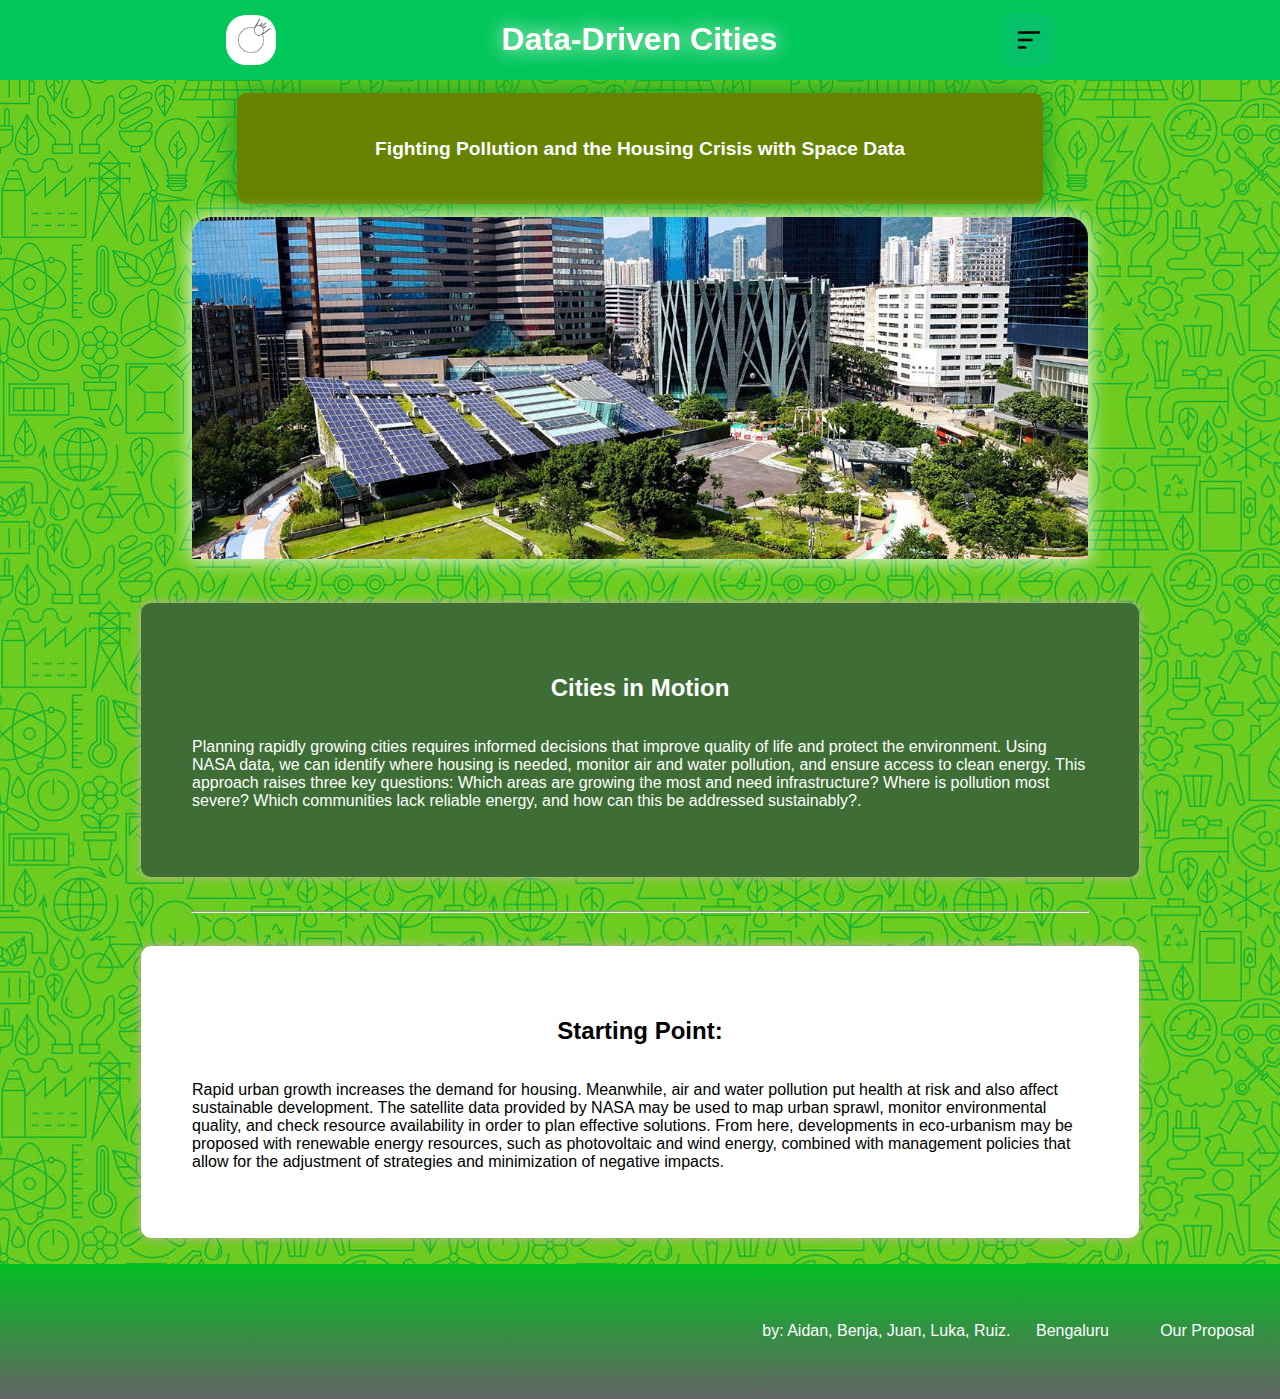
<file: index.html>
<!DOCTYPE html>
<html lang="en">
<head>
    <meta charset="UTF-8">
    <meta name="viewport" content="width=device-width, initial-scale=1.0">
    <title>Equipo Hendrix</title>
    <link rel="stylesheet" href="estilo.css">
    <link rel="preconnect" href="https://fonts.googleapis.com">
<link rel="preconnect" href="https://fonts.gstatic.com" crossorigin>
<link href="https://fonts.googleapis.com/css2?family=Hedvig+Letters+Serif:opsz@12..24&family=Inter:ital,opsz,wght@0,14..32,100..900;1,14..32,100..900&family=Playfair+Display:ital,wght@0,400..900;1,400..900&family=Poppins:ital,wght@0,100;0,200;0,300;0,400;0,500;0,600;0,700;0,800;0,900;1,100;1,200;1,300;1,400;1,500;1,600;1,700;1,800;1,900&display=swap" rel="stylesheet">
</head>
<body>
    
    <header>
        <img id="logo" src="imagenes/Diseño sin título.png" alt="">
        <h1>Data-Driven Cities</h1>
        <button id="btn"><img id="logo2" src="imagenes/menu-alt-1-svgrepo-com.svg" alt=""></button>
        
        <div id="barra" class="no_click">
            <a href="#present">Cities in Motion</a>
            <a href="htmls/bengaluru.html">Bengaluru</a>
            <a href="htmls/solucion.html">Our Proposal</a>
            <a href="https://github.com/Luka-dev-sk8/Informe-Hendrix">Repository</a>
            
        </div >
    </header>
    <div id="image">
        <h1 id="titulo">Fighting Pollution and the Housing Crisis with Space Data</h1>
        <img id="present" src="imagenes/ciudad-sustentable.jpg" alt="imagen de ejemplo">
 
    </div>
    
    <br id="intro">
    <main id="introduccion">
        <h2>Cities in Motion</h2>
        <p>Planning rapidly growing cities requires 
            informed decisions that improve quality 
            of life and protect the environment. 
            Using NASA data, we can identify where 
            housing is needed, monitor air and water 
            pollution, and ensure access to clean energy. 
            This approach raises three key questions: Which 
            areas are growing the most and need infrastructure? 
            Where is pollution most severe? Which communities
             lack reliable energy, and how can this be addressed 
             sustainably?.

             
</p>    
    </main>
    <hr>
    <main id="lidiar" class="container">
        <h2>Starting Point:</h2>
        <p>Rapid urban growth increases the demand for housing. 
            Meanwhile, air and water pollution put health at 
            risk and also affect sustainable development. 
            The satellite data provided by NASA may be used to map urban sprawl,
            monitor environmental quality, and check resource availability in order 
            to plan effective solutions. From here, developments 
            in eco-urbanism may be proposed with renewable energy 
            resources, such as photovoltaic and wind energy, 
            combined with management policies that allow for the 
            adjustment of strategies and minimization of negative 
            impacts.
 </p>
        </main>
        
                   
    
<footer>
    <p>by: Aidan, Benja, Juan, Luka, Ruiz.</p>
    
    <a class="link" href="htmls/bengaluru.html">Bengaluru</a>
    <a class="link" href="htmls/solucion.html">Our Proposal</a>
</footer>
<script src="script.js"></script>
</body>
</html>
</file>
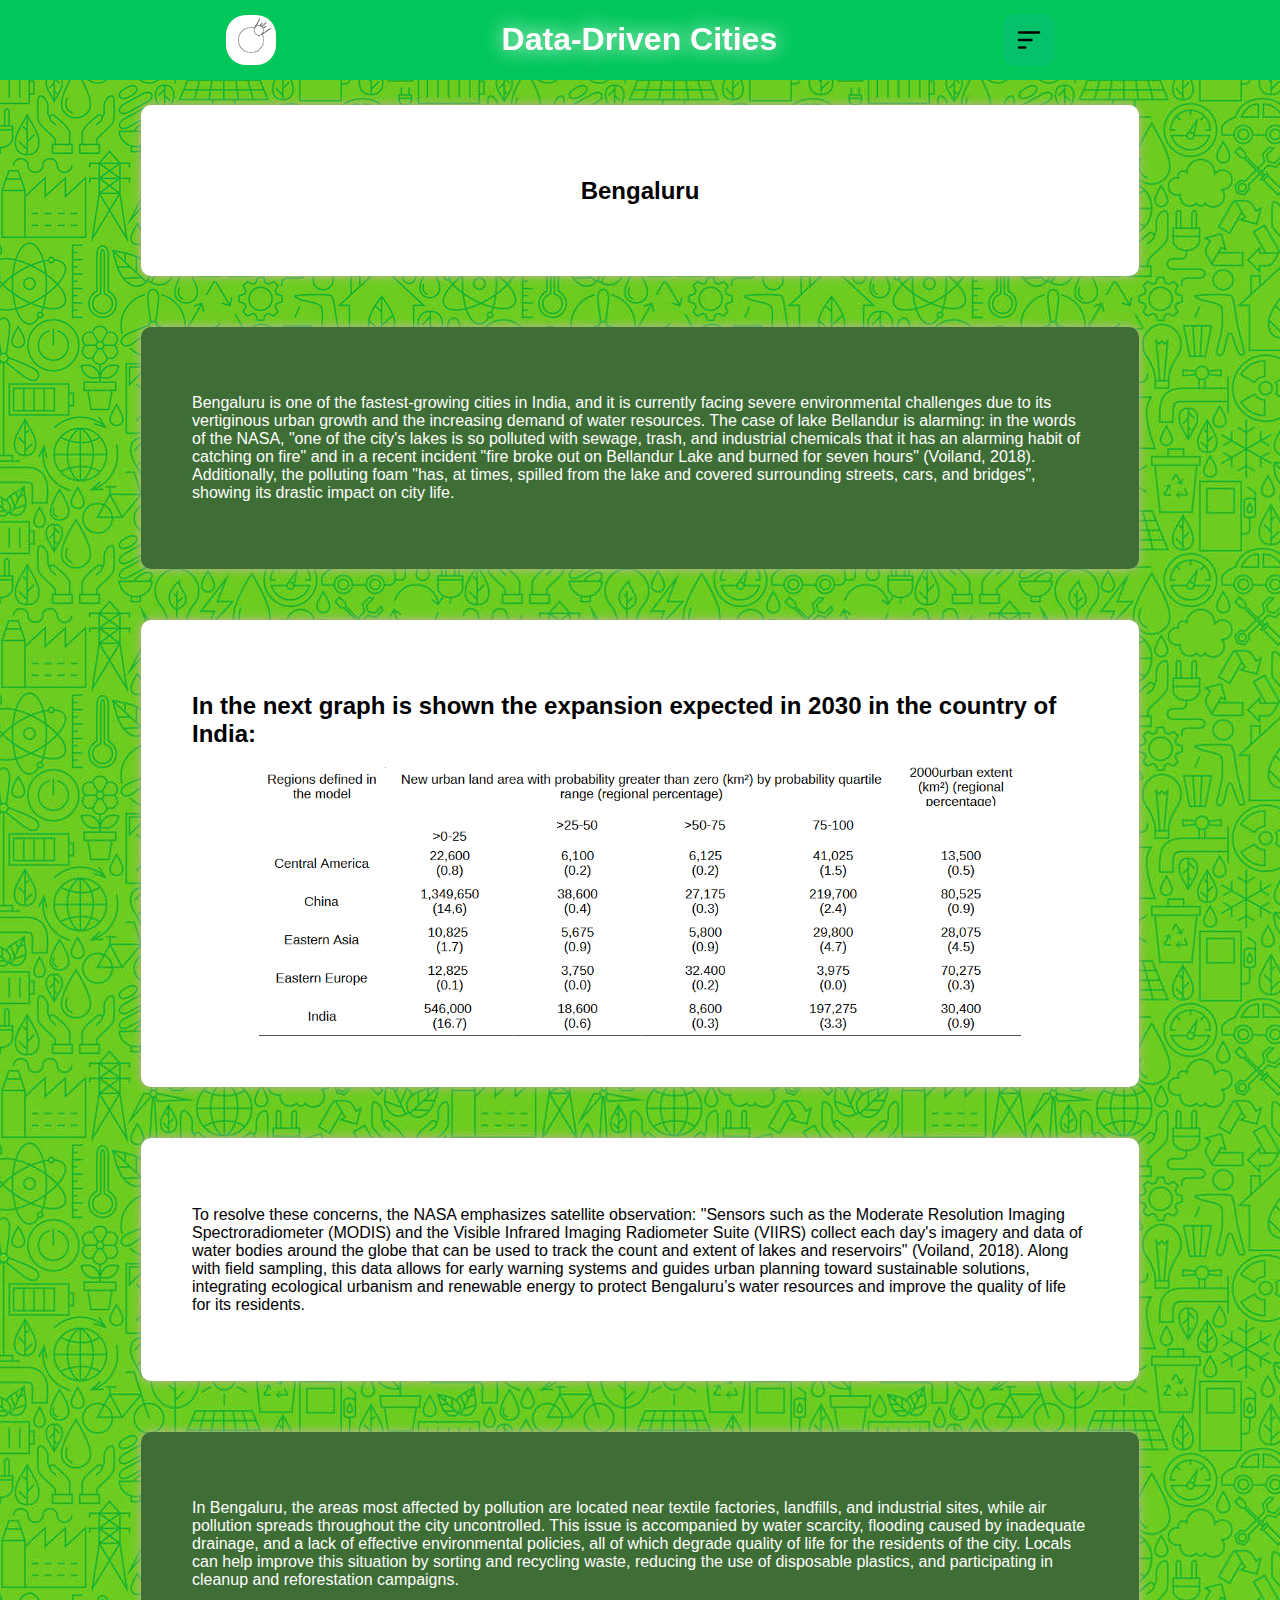
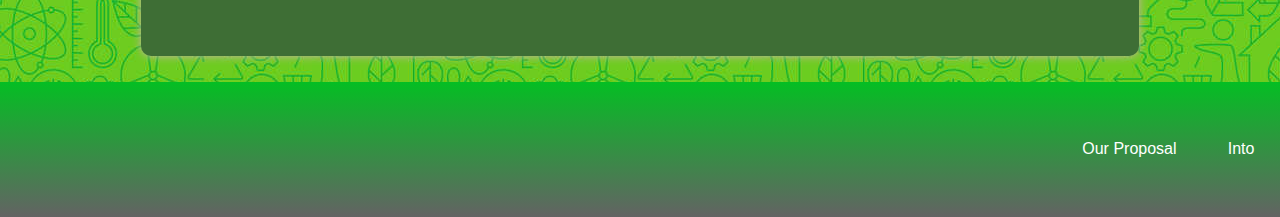
<file: htmls/bengaluru.html>
<!DOCTYPE html>
<html lang="en">
<head>
    <meta charset="UTF-8">
    <meta name="viewport" content="width=device-width, initial-scale=1.0">
    <title>Bengaluru</title>
    <link rel="stylesheet" href="../estilo.css">
</head>
<body>
        <header>
        <img id="logo" src="../imagenes/Diseño sin título.png" alt="">
        <h1>Data-Driven Cities</h1>
        <button id="btn"><img id="logo2" src="../imagenes/menu-alt-1-svgrepo-com.svg" alt=""></button>
        
        <div id="barra" class="no_click">
            <a href="solucion.html">Our Proposal</a>
            <a href="../index.html">First Page</a>
            <a href="https://github.com/Luka-dev-sk8/Informe-Hendrix">Repository</a>
            
        </div >
    </header>
    <main>
        <h2>Bengaluru</h2>
    </main>
    <main id="comunidad" class="container">
        <p>Bengaluru is one of the fastest-growing cities in India, 
            and it is currently facing severe environmental challenges 
            due to its vertiginous urban growth and the increasing demand 
            of water resources. The case of lake Bellandur 
            is alarming: in the words of the 
            NASA, "one of the city's lakes is so polluted 
            with sewage, trash, and industrial chemicals that 
            it has an alarming habit of catching on fire" and 
            in a recent incident "fire broke out on Bellandur 
            Lake and burned for seven hours" (Voiland, 2018). 
            Additionally, the polluting foam "has, at times, 
            spilled from the lake and covered surrounding streets, 
            cars, and bridges", showing its drastic impact on 
            city life.
</p>
    </main>
    <main>
        <h2>In the next graph is shown the expansion expected in 2030 in the country of India:</h2>
        <img id="cuadro" src="../imagenes/image.png" alt="">
        
    </main>

    <main>
        <p>To resolve these concerns, the NASA emphasizes satellite observation: "Sensors such as the Moderate Resolution Imaging Spectroradiometer (MODIS) and the Visible Infrared Imaging Radiometer Suite (VIIRS) collect each day's imagery and data of water bodies around the globe that can be used to track the count and extent of lakes and reservoirs" (Voiland, 2018). Along with field sampling, this data allows for early warning systems and guides urban planning toward sustainable solutions, integrating ecological urbanism and renewable energy to protect Bengaluru’s water resources and improve the quality of life for its residents.</p>
    </main>
    <main id="comunidad" class="container">
        <p>In Bengaluru, the areas most affected by pollution are located near textile factories, landfills, and industrial sites, while air pollution spreads throughout the city uncontrolled. This issue is accompanied by water scarcity, flooding caused by inadequate drainage, and a lack of effective environmental policies, all of which degrade quality of life for the residents of the city. Locals can help improve this situation by sorting and recycling waste, reducing the use of disposable plastics, and participating in cleanup and reforestation campaigns.</p>
    </main>
    <footer>
    
    <a class="link" href="solucion.html">Our Proposal</a>
    <a class="link" href="../index.html">Into</a>
</footer>
<script src="../script.js"></script>
</body>
</html>
</file>
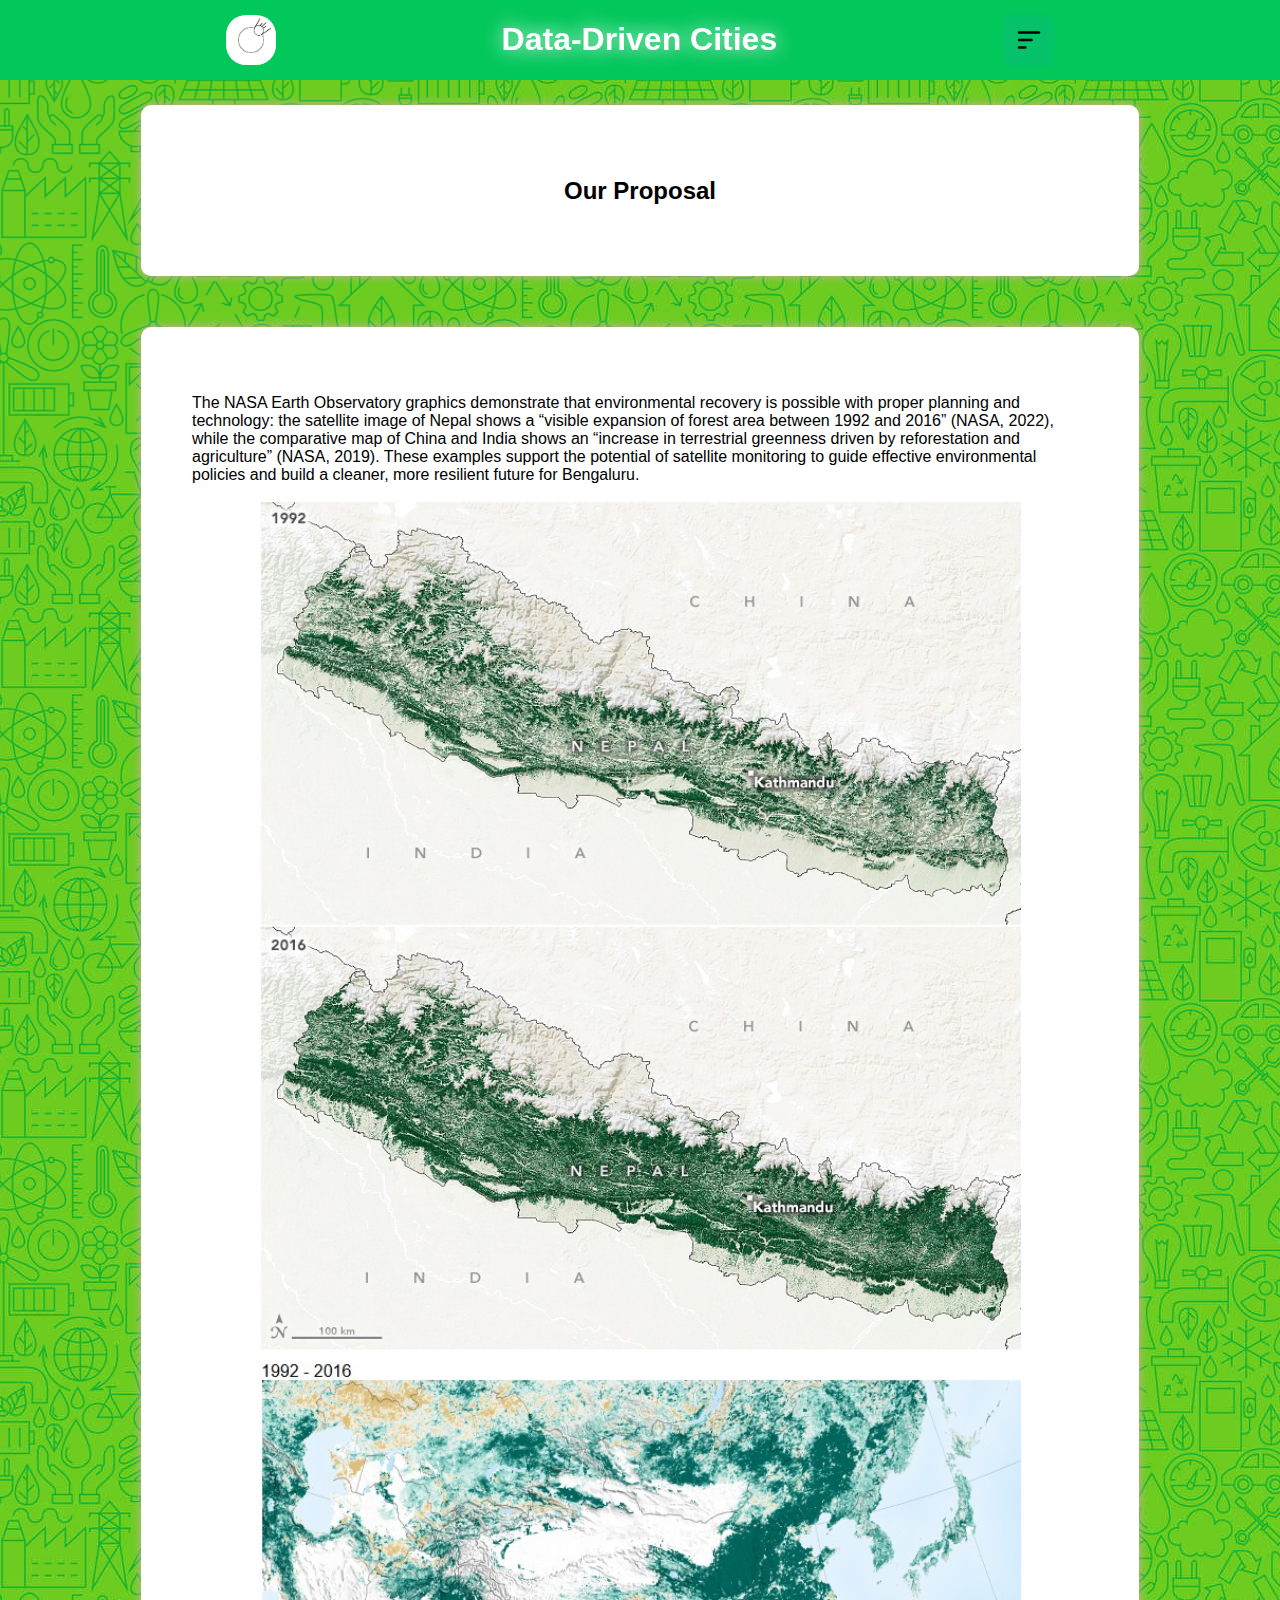
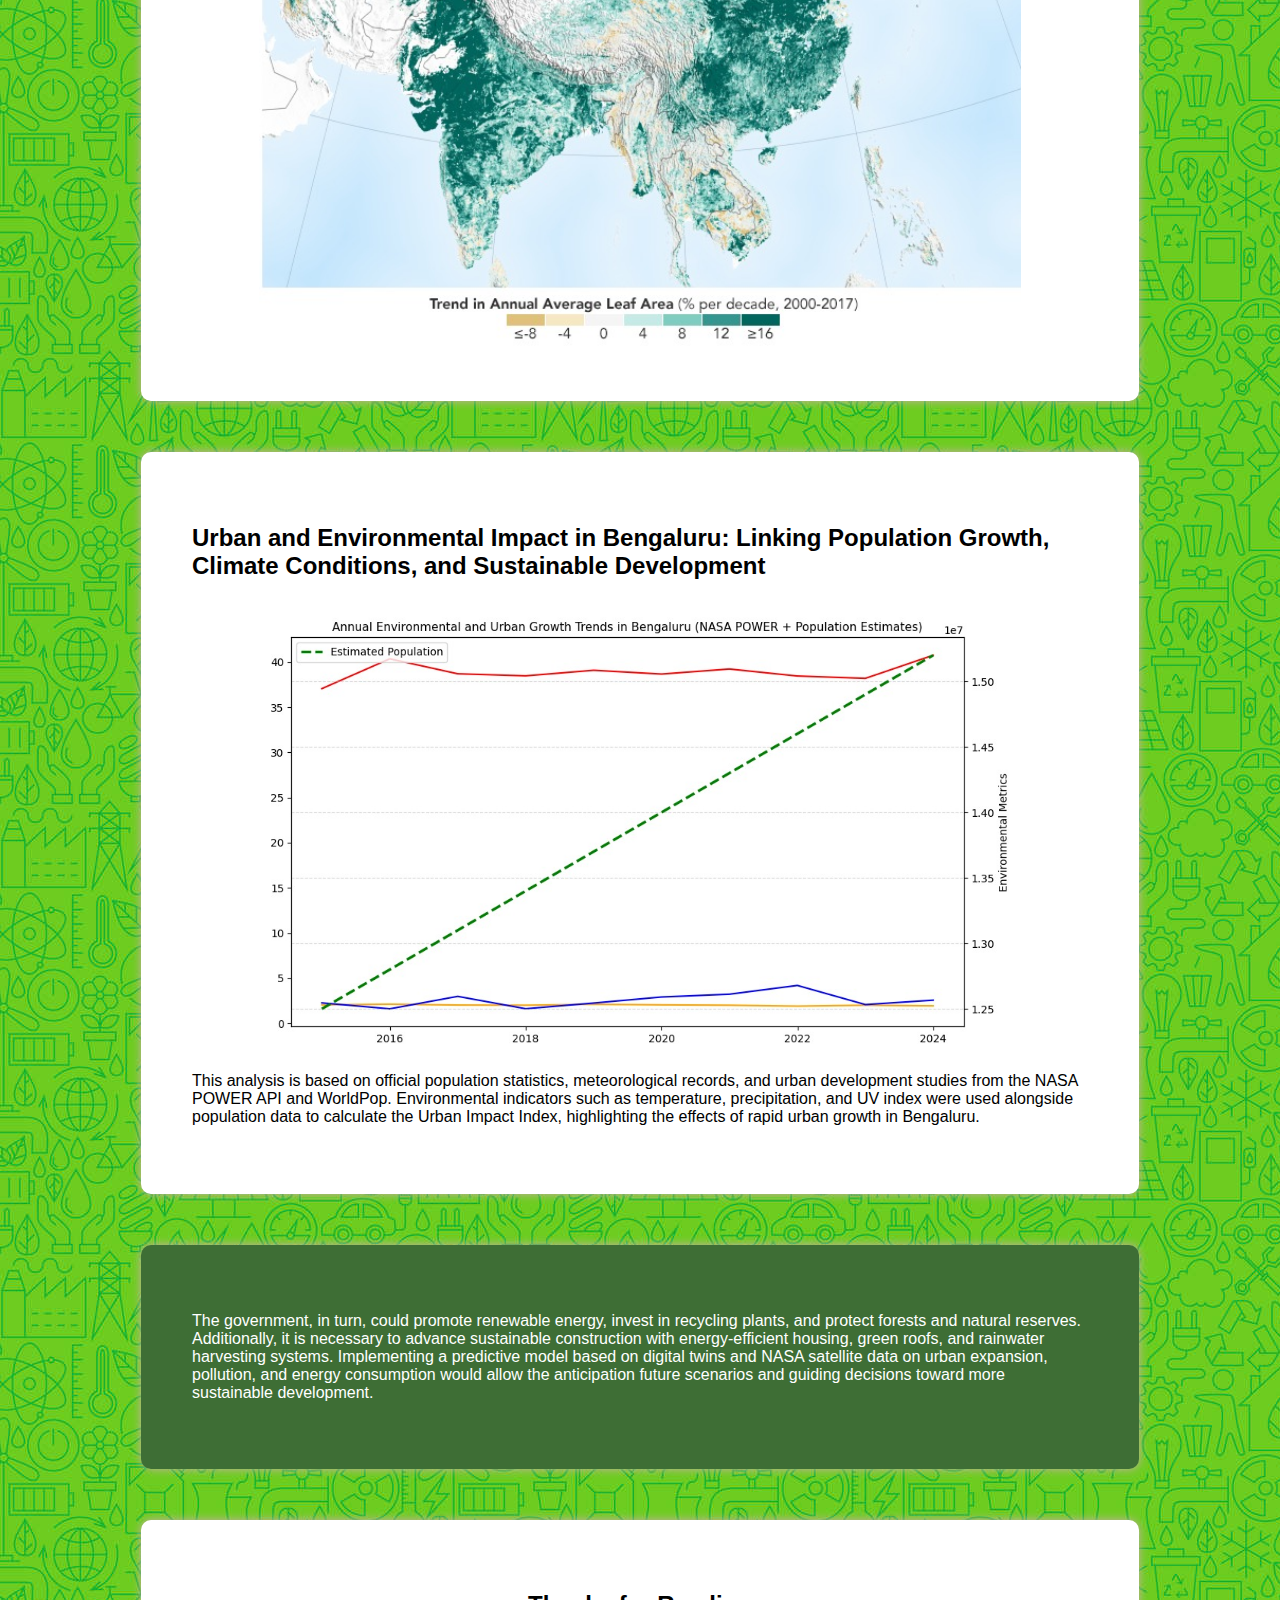
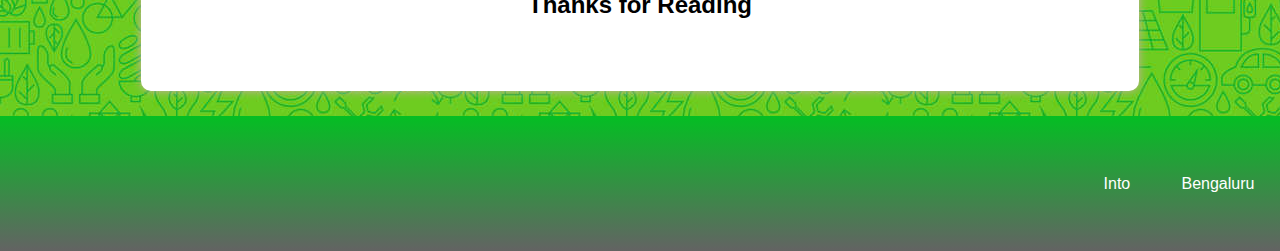
<file: htmls/solucion.html>
<!DOCTYPE html>
<html lang="en">
<head>
    <meta charset="UTF-8">
    <meta name="viewport" content="width=device-width, initial-scale=1.0">
    <title>Our Proposal</title>
    <link rel="stylesheet" href="../estilo.css">
</head>
<body>
        <header>
        <img id="logo" src="../imagenes/Diseño sin título.png" alt="">
        <h1>Data-Driven Cities</h1>
        <button id="btn"><img id="logo2" src="../imagenes/menu-alt-1-svgrepo-com.svg" alt=""></button>
        
        <div id="barra" class="no_click">

            <a href="../index.html">First Page</a>
            <a href="../htmls/bengaluru.html">Bengaluru</a>
            <a href="https://github.com/Luka-dev-sk8/Informe-Hendrix">Repository</a>
        </div >
    </header>
    <main>
        
        <h2>Our Proposal</h2>
    </main>
    

    <main>
        <p>The NASA Earth Observatory graphics demonstrate that environmental recovery is possible with proper planning and technology: the satellite image of Nepal shows a “visible expansion of forest area between 1992 and 2016” (NASA, 2022), while the comparative map of China and India shows an “increase in terrestrial greenness driven by reforestation and agriculture” (NASA, 2019). These examples support the potential of satellite monitoring to guide effective environmental policies and build a cleaner, more resilient future for Bengaluru.</p>
        <img id="cuadro" src="../imagenes/Nepal.jpg" alt="">
        <img id="cuadro" src="../imagenes/Leaf area.jpg" alt="">
    </main>

    
    <main>
        <h2>Urban and Environmental Impact in Bengaluru: 
            Linking Population Growth, Climate Conditions, 
            and Sustainable Development</h2>
        <img id="cuadro" src="../imagenes/grafico.jpg" alt="">
        <p>This analysis is based on official population statistics, meteorological records, and urban development studies from the NASA POWER API and WorldPop. Environmental indicators such as temperature, precipitation, and UV index were used alongside population data to calculate the Urban Impact Index, highlighting the effects of rapid urban growth in Bengaluru.</p>
    </main>
    <main id="comunidad">
        <p>The government, in turn, could promote renewable energy, invest in recycling plants, and protect forests and natural reserves. Additionally, it is necessary to advance sustainable construction with energy-efficient housing, green roofs, and rainwater harvesting systems. Implementing a predictive model based on digital twins and NASA satellite data on urban expansion, pollution, and energy consumption would allow the anticipation future scenarios and guiding decisions toward more sustainable development.</p>
    </main>
    <main>
        <h2>Thanks for Reading</h2>
    </main>
    <footer>
    
    <a class="link" href="../index.html">Into</a>
    <a class="link" href="bengaluru.html">Bengaluru</a>
</footer>
<script src="../script.js"></script>
</body>
</html>
</file>
<file: estilo.css>
body{
    margin: 0;
    background-color: black;
    display: flex;
    font-family: 'Lucida Sans', 'Lucida Sans Regular', 'Lucida Grande', 'Lucida Sans Unicode', Geneva, Verdana, sans-serif;
    align-items: center;
    justify-content: center;
    flex-direction: column;
    background-image: url(imagenes/gr.jpg);

}
#titulo{
    color: white;
    background-color: rgb(103, 131, 1);
    padding: 5%;
    border-radius: 10px;
    width: 80%;
    
    font-size: larger;
    text-align: center;
    box-shadow: 0 0 30px 0 rgb(10, 150, 40);
    
}
#image{
    display: flex;
    align-items: center;
    justify-content: center;
    flex-direction: column;


}
header{
    display: flex;
    align-items: center;
    justify-content:space-evenly;
    width: 100%;
    background-color: #02c75b;
    color: white;
    text-shadow: 0 0 20px;
    position: sticky;
    top: 0;

}
#logo{
    height: auto;
    min-width: 50px;
    max-width: 50px;
    border-radius: 20px;
}
#introduccion, #comunidad{
    background-color: rgb(62, 110, 53);
    color: white;
}
div{
    display: none;
}
.click{
    display: flex;
    align-items: center;
    justify-content: baseline;
    padding-top: 3%;
    gap: 20px;
    flex-direction: column;
    padding-bottom: 3%;
    padding-right: 3%;
    padding-left: 3%;
    position: absolute;
    top: 100%;
    right: 0;
    background-color: aliceblue;
    color: black;
    animation: button 1s backwards;
    
}
#btn{
    display: flex;
    align-items: center;
    justify-content: center;
    height: 30px;
    width: 30px;
    background-color: #1f93f21a;
    border-radius: 20%;
    
}
#logo2{
    height: auto;
    min-width: 30px;
    max-width: 50px;
    
}
#present{
    height: auto;
    min-width: 70vw;
    max-width: 70vw;
    background-color: unset;
    box-shadow: 0 0 20px 0 #fdfdfd;
    border-radius: 20px 20px 0 0;
}
button, a{
    border: unset;   
    cursor: pointer;
    padding: 2%;
    text-align: center;
    text-decoration: unset;
    color: black;
}
hr{
    width: 70%;
    
}
body::-webkit-scrollbar{
    background-color: #00050B;
    
}
body::-webkit-scrollbar-thumb{
    background-color: #c4c4c4;
}
button:hover, #btn:hover, a:hover{
    border-bottom: 1px solid black;
}
main{
    display: flex;
    align-items: center;
    justify-content: center;
    flex-direction: column;
    text-align: start;
    padding: 4%;
    margin: 2%;
    background-color: white;
    width: 70%;
    border-radius: 10px;
    box-shadow: 0 0 10px 0 rgb(207, 173, 173);
    animation: main 0.5s 0.5s ease;
}
img{
    height: auto;
    width: 40%;
}
footer{
    display: flex;
    align-items: center;
    justify-content: end;
    color: white;
    background: linear-gradient(to bottom, #04be23, rgb(99, 99, 99));
    height: 15vh;
    width: 100%;
}
#cuadro{

    width: 85%;
}
.link{
    color: white;
}
@keyframes main {
    0%{
        opacity: 0;
        
        scale: 0.9;
    }
    50%{
        opacity: 1;
    }
    100%{
        scale: 1;
    }

}
@keyframes button {
    0%{
        translate: 100%;
    }
    100%{
        translate: 0;
    }
}
</file>
